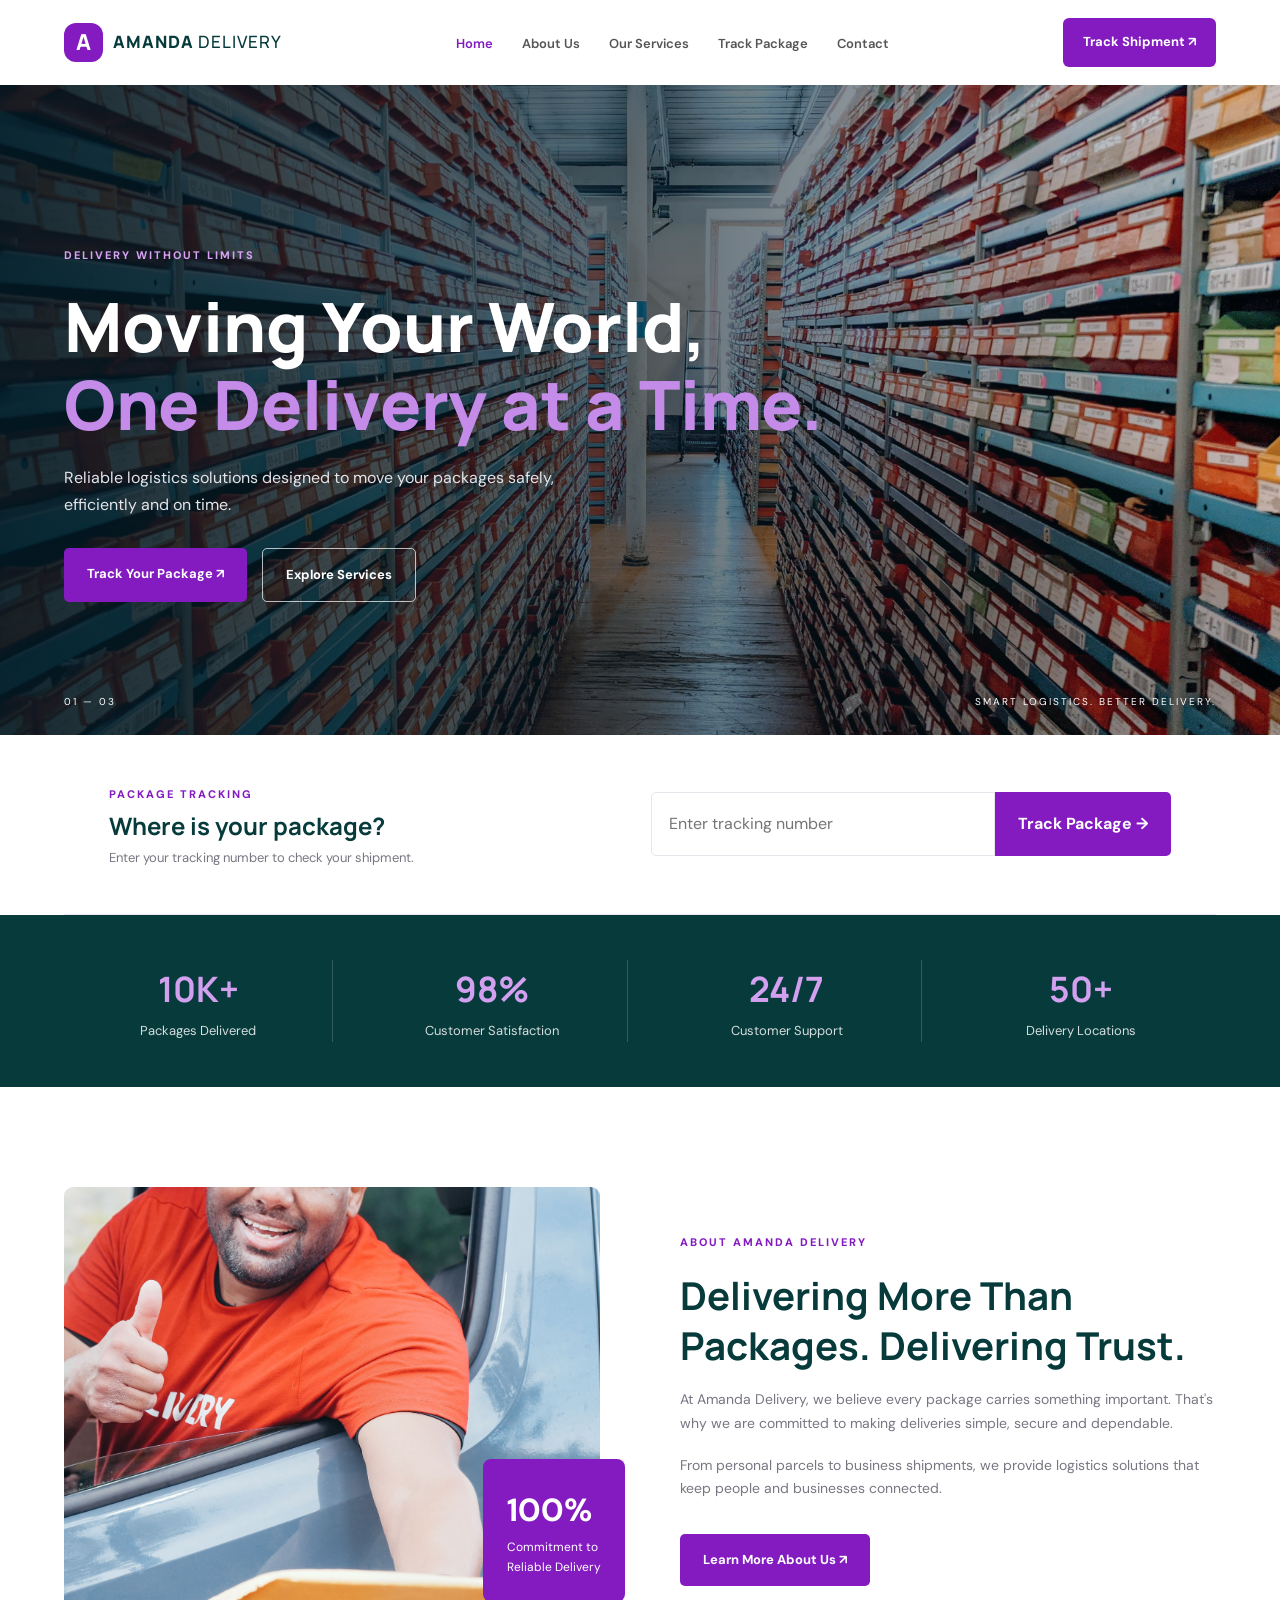
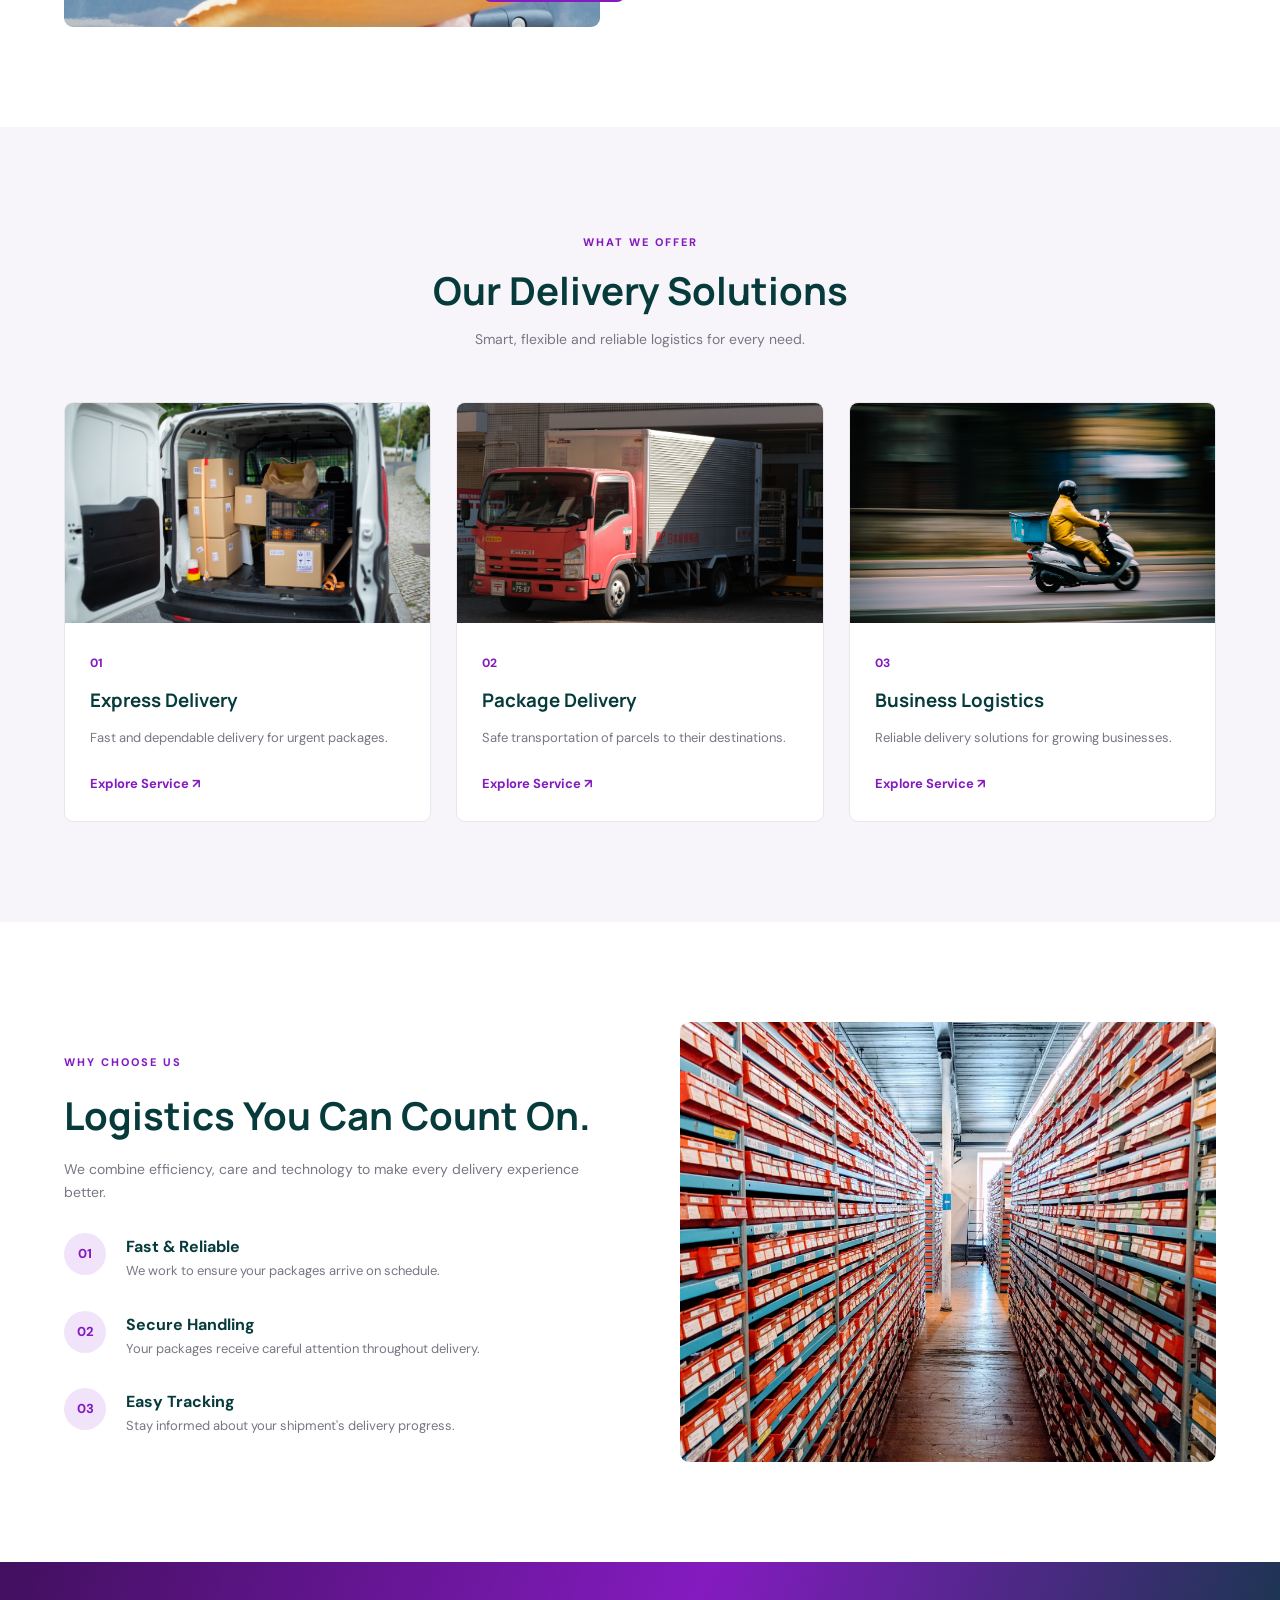
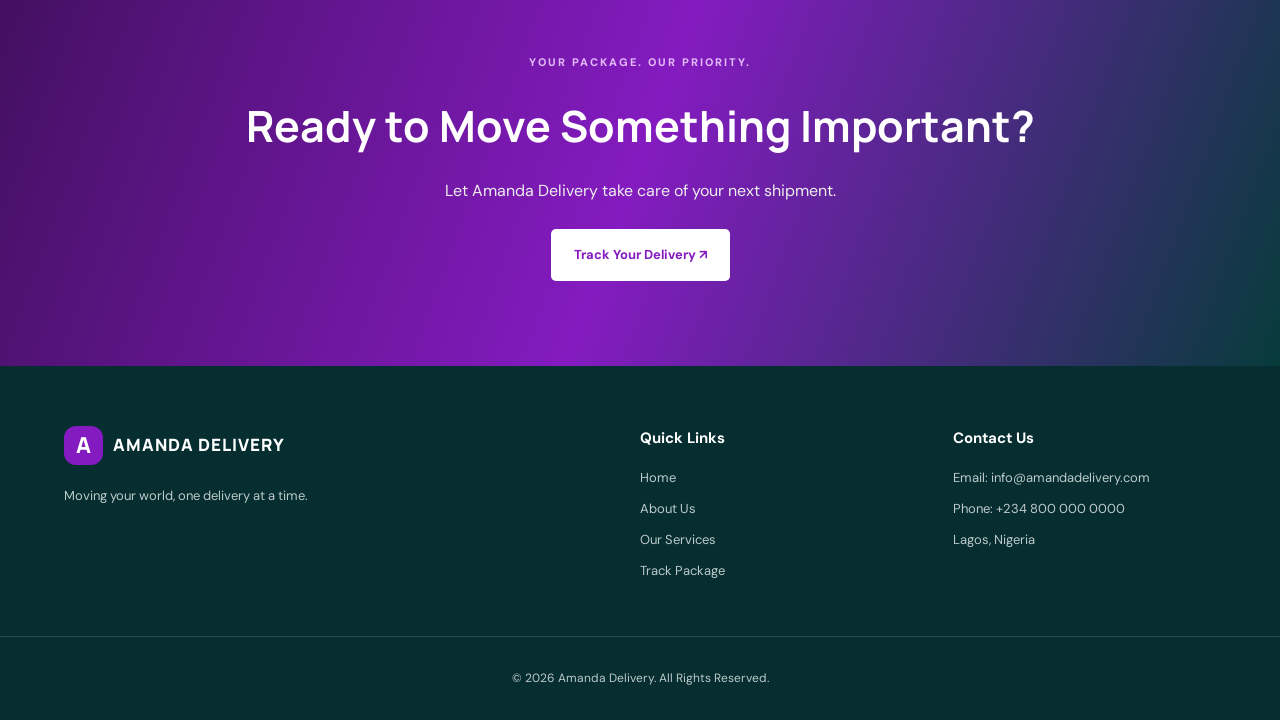
<file: index.html>
<!DOCTYPE html>
<html lang="en">
<head>
    <meta charset="UTF-8">
    <meta name="viewport" content="width=device-width, initial-scale=1.0">
    <meta name="description" content="Amanda Delivery provides fast, secure and reliable delivery and logistics services.">
    <title>Amanda Delivery | Fast & Reliable Logistics</title>
    <link rel="stylesheet" href="style.css">
    <link rel="preconnect" href="https://fonts.googleapis.com">
    <link rel="preconnect" href="https://fonts.gstatic.com" crossorigin>
    <link href="https://fonts.googleapis.com/css2?family=DM+Sans:wght@400;500;600;700;800&family=Manrope:wght@400;500;600;700;800&display=swap" rel="stylesheet">
</head>
<body>

<!-- NAVIGATION -->
<header class="header">
    <nav class="navbar container">
        <a href="index.html" class="logo">
            <span class="logo-icon">A</span>
            <span>AMANDA<span class="logo-light"> DELIVERY</span></span>
        </a>

        <button class="menu-toggle" id="menuToggle" aria-label="Toggle navigation">
            ☰
        </button>

        <ul class="nav-menu" id="navMenu">
            <li><a href="index.html" class="active">Home</a></li>
            <li><a href="#about">About Us</a></li>
            <li><a href="#services">Our Services</a></li>
            <li><a href="tracking.html">Track Package</a></li>
            <li><a href="#contact">Contact</a></li>
        </ul>

        <a href="tracking.html" class="nav-btn">Track Shipment ↗</a>
    </nav>
</header>

<main>

<!-- HERO SLIDER -->
<section class="hero">
    <div class="hero-slider">

        <div class="hero-slide active"
             style="background-image: url('image/warehouse.jpg');">
        </div>

        <div class="hero-slide"
             style="background-image: url('image/ware%203.jpg');">
        </div>

        <div class="hero-slide"
             style="background-image: url('image/delivery%2000.jpg');">
        </div>

    </div>

    <div class="hero-overlay"></div>

    <div class="hero-content container">
        <span class="eyebrow">DELIVERY WITHOUT LIMITS</span>

        <h1>
            Moving Your World,<br>
            <span>One Delivery at a Time.</span>
        </h1>

        <p>
            Reliable logistics solutions designed to move your
            packages safely, efficiently and on time.
        </p>

        <div class="hero-buttons">
            <a href="tracking.html" class="btn-primary">Track Your Package ↗</a>
            <a href="#services" class="btn-outline">Explore Services</a>
        </div>
    </div>

    <!-- <div class="slider-controls">
        <button id="prevSlide" aria-label="Previous slide">←</button>
        <div class="slider-dots" id="sliderDots"></div>
        <button id="nextSlide" aria-label="Next slide">→</button>
    </div> -->

    <div class="hero-bottom">
        <span>01 — 03</span>
        <span>SMART LOGISTICS. BETTER DELIVERY.</span>
    </div>
</section>

<!-- TRACKING QUICK SEARCH -->
<section class="quick-track container">
    <div>
        <span class="section-tag">PACKAGE TRACKING</span>
        <h2>Where is your package?</h2>
        <p>Enter your tracking number to check your shipment.</p>
    </div>

    <form class="quick-track-form" id="quickTrackForm">
        <input type="text" id="quickTrackingNumber"
               placeholder="Enter tracking number" required>
        <button type="submit">Track Package →</button>
    </form>
</section>

<!-- STATISTICS -->
<section class="stats-section">
    <div class="container stats-grid">
        <div class="stat-item">
            <h2>10K+</h2>
            <p>Packages Delivered</p>
        </div>

        <div class="stat-item">
            <h2>98%</h2>
            <p>Customer Satisfaction</p>
        </div>

        <div class="stat-item">
            <h2>24/7</h2>
            <p>Customer Support</p>
        </div>

        <div class="stat-item">
            <h2>50+</h2>
            <p>Delivery Locations</p>
        </div>
    </div>
</section>

<!-- ABOUT -->
<section class="about-section section-padding" id="about">
    <div class="container about-grid">

        <div class="about-image">
            <img src="image/man1.jpg" alt="Professional delivery service">
            <div class="experience-card">
                <strong>100%</strong>
                <span>Commitment to<br>Reliable Delivery</span>
            </div>
        </div>

        <div class="about-content">
            <span class="section-tag">ABOUT AMANDA DELIVERY</span>
            <h2>Delivering More Than Packages. Delivering Trust.</h2>

            <p>
                At Amanda Delivery, we believe every package carries
                something important. That's why we are committed to
                making deliveries simple, secure and dependable.
            </p>

            <p>
                From personal parcels to business shipments, we
                provide logistics solutions that keep people and
                businesses connected.
            </p>

            <a href="#contact" class="btn-primary">Learn More About Us ↗</a>
        </div>

    </div>
</section>

<!-- SERVICES -->
<section class="services-section section-padding" id="services">
    <div class="container">

        <div class="section-heading">
            <span class="section-tag">WHAT WE OFFER</span>
            <h2>Our Delivery Solutions</h2>
            <p>Smart, flexible and reliable logistics for every need.</p>
        </div>

        <div class="services-grid">

            <div class="service-card">
                <div class="service-image">
                    <img src="image/bus2.jpg" alt="Express delivery">
                </div>
                <div class="service-info">
                    <span class="service-number">01</span>
                    <h3>Express Delivery</h3>
                    <p>Fast and dependable delivery for urgent packages.</p>
                    <a href="tracking.html">Explore Service ↗</a>
                </div>
            </div>

            <div class="service-card">
                <div class="service-image">
                    <img src="image/van.jpg" alt="Package delivery">
                </div>
                <div class="service-info">
                    <span class="service-number">02</span>
                    <h3>Package Delivery</h3>
                    <p>Safe transportation of parcels to their destinations.</p>
                    <a href="tracking.html">Explore Service ↗</a>
                </div>
            </div>

            <div class="service-card">
                <div class="service-image">
                    <img src="image/bike.jpg" alt="Logistics service">
                </div>
                <div class="service-info">
                    <span class="service-number">03</span>
                    <h3>Business Logistics</h3>
                    <p>Reliable delivery solutions for growing businesses.</p>
                    <a href="#contact">Explore Service ↗</a>
                </div>
            </div>

        </div>
    </div>
</section>

<!-- WHY CHOOSE US -->
<section class="why-section section-padding">
    <div class="container why-grid">

        <div>
            <span class="section-tag">WHY CHOOSE US</span>
            <h2>Logistics You Can Count On.</h2>
            <p>
                We combine efficiency, care and technology to make
                every delivery experience better.
            </p>

            <div class="feature">
                <span>01</span>
                <div>
                    <h3>Fast & Reliable</h3>
                    <p>We work to ensure your packages arrive on schedule.</p>
                </div>
            </div>

            <div class="feature">
                <span>02</span>
                <div>
                    <h3>Secure Handling</h3>
                    <p>Your packages receive careful attention throughout delivery.</p>
                </div>
            </div>

            <div class="feature">
                <span>03</span>
                <div>
                    <h3>Easy Tracking</h3>
                    <p>Stay informed about your shipment's delivery progress.</p>
                </div>
            </div>
        </div>

        <div class="why-image">
            <img src="image/warehouse.jpg" alt="Logistics operations">
        </div>

    </div>
</section>

<!-- CALL TO ACTION -->
<section class="cta-section">
    <div class="container cta-content">
        <span class="section-tag">YOUR PACKAGE. OUR PRIORITY.</span>
        <h2>Ready to Move Something Important?</h2>
        <p>Let Amanda Delivery take care of your next shipment.</p>
        <a href="tracking.html" class="btn-white">Track Your Delivery ↗</a>
    </div>
</section>

</main>

<!-- FOOTER -->
<footer class="footer" id="contact">
    <div class="container footer-grid">

        <div>
            <a href="index.html" class="logo footer-logo">
                <span class="logo-icon">A</span>
                AMANDA DELIVERY
            </a>
            <p>Moving your world, one delivery at a time.</p>
        </div>

        <div>
            <h3>Quick Links</h3>
            <a href="index.html">Home</a>
            <a href="#about">About Us</a>
            <a href="#services">Our Services</a>
            <a href="tracking.html">Track Package</a>
        </div>

        <div>
            <h3>Contact Us</h3>
            <p>Email: info@amandadelivery.com</p>
            <p>Phone: +234 800 000 0000</p>
            <p>Lagos, Nigeria</p>
        </div>

    </div>

    <div class="footer-bottom">
        <p>© <span id="year"></span> Amanda Delivery. All Rights Reserved.</p>
    </div>
</footer>

<script src="js/script.js"></script>
</body>
</html>
</file>
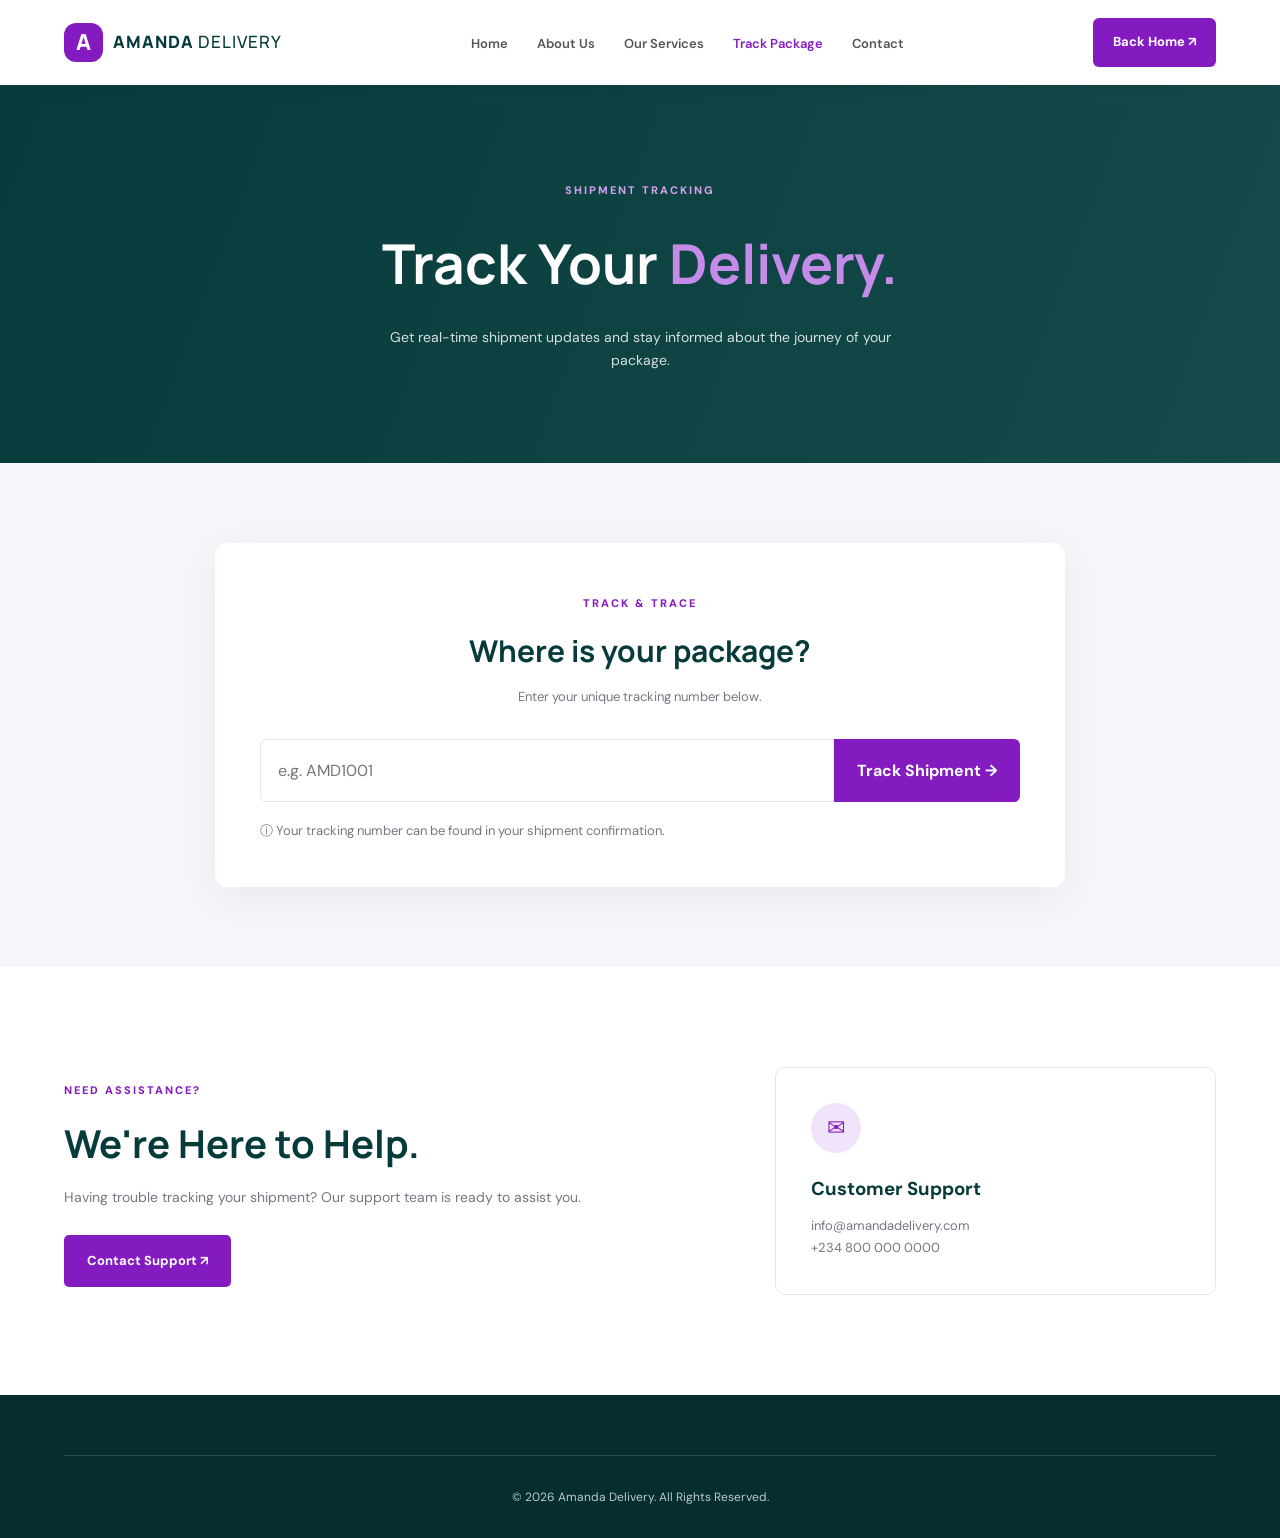
<file: tracking.html>
<!DOCTYPE html>
<html lang="en">
<head>
    <meta charset="UTF-8">
    <meta name="viewport" content="width=device-width, initial-scale=1.0">
    <meta name="description" content="Track your Amanda Delivery shipment online.">
    <title>Track Your Package | Amanda Delivery</title>
    <link rel="stylesheet" href="style.css">
    <link rel="preconnect" href="https://fonts.googleapis.com">
    <link rel="preconnect" href="https://fonts.gstatic.com" crossorigin>
    <link href="https://fonts.googleapis.com/css2?family=DM+Sans:wght@400;500;600;700;800&family=Manrope:wght@400;500;600;700;800&display=swap" rel="stylesheet">
</head>
<body>

<header class="header">
    <nav class="navbar container">
        <a href="index.html" class="logo">
            <span class="logo-icon">A</span>
            <span>AMANDA<span class="logo-light"> DELIVERY</span></span>
        </a>

        <button class="menu-toggle" id="menuToggle" aria-label="Toggle navigation">☰</button>

        <ul class="nav-menu" id="navMenu">
            <li><a href="index.html">Home</a></li>
            <li><a href="index.html#about">About Us</a></li>
            <li><a href="index.html#services">Our Services</a></li>
            <li><a href="tracking.html" class="active">Track Package</a></li>
            <li><a href="index.html#contact">Contact</a></li>
        </ul>

        <a href="index.html" class="nav-btn">Back Home ↗</a>
    </nav>
</header>

<main>

<section class="tracking-hero">
    <div class="container tracking-hero-content">
        <span class="section-tag">SHIPMENT TRACKING</span>
        <h1>Track Your <span>Delivery.</span></h1>
        <p>
            Get real-time shipment updates and stay informed
            about the journey of your package.
        </p>
    </div>
</section>

<section class="tracking-section">
    <div class="container">

        <div class="tracking-box">
            <div class="tracking-box-heading">
                <span class="section-tag">TRACK & TRACE</span>
                <h2>Where is your package?</h2>
                <p>Enter your unique tracking number below.</p>
            </div>

            <form id="trackingForm" class="tracking-form">
                <input
                    type="text"
                    id="trackingNumber"
                    placeholder="e.g. AMD1001"
                    required
                >
                <button type="submit">Track Shipment →</button>
            </form>

            <p class="tracking-hint">
                <span>ⓘ</span> Your tracking number can be found
                in your shipment confirmation.
            </p>

            <div id="trackingResult" class="tracking-result" aria-live="polite"></div>
        </div>

    </div>
</section>

<section class="tracking-help section-padding">
    <div class="container help-grid">
        <div>
            <span class="section-tag">NEED ASSISTANCE?</span>
            <h2>We're Here to Help.</h2>
            <p>
                Having trouble tracking your shipment?
                Our support team is ready to assist you.
            </p>
            <a href="index.html#contact" class="btn-primary">Contact Support ↗</a>
        </div>

        <div class="help-card">
            <div class="help-icon">✉</div>
            <h3>Customer Support</h3>
            <p>info@amandadelivery.com</p>
            <p>+234 800 000 0000</p>
        </div>
    </div>
</section>

</main>

<footer class="footer">
    <div class="container footer-bottom">
        <p>© <span id="year"></span> Amanda Delivery. All Rights Reserved.</p>
    </div>
</footer>

<script src="js/script.js"></script>
</body>
</html>
</file>
<file: style.css>
/* =========================
   AMANDA DELIVERY
   MAIN STYLESHEET
========================= */

:root {
    --purple: #841bc0;
    --purple-dark: #591080;
    --teal: #073b3b;
    --teal-light: #0b5552;
    --white: #ffffff;
    --light: #f7f5fa;
    --text: #252532;
    --muted: #777783;
    --border: #e9e5ed;
}

* {
    margin: 0;
    padding: 0;
    box-sizing: border-box;
}

html {
    scroll-behavior: smooth;
}

body {
    font-family: 'DM Sans', sans-serif;
    color: var(--text);
    line-height: 1.7;
    background: var(--white);
}

img {
    display: block;
    width: 100%;
    object-fit: cover;
}

a {
    text-decoration: none;
    color: inherit;
}

button, input {
    font: inherit;
}

.container {
    width: min(1180px, 90%);
    margin: auto;
}

.section-padding {
    padding: 100px 0;
}

/* NAVIGATION */

.header {
    background: white;
    position: sticky;
    top: 0;
    z-index: 1000;
    box-shadow: 0 2px 20px rgba(0,0,0,0.04);
}

.navbar {
    height: 85px;
    display: flex;
    align-items: center;
    justify-content: space-between;
}

.logo {
    display: flex;
    align-items: center;
    gap: 10px;
    font-family: 'Manrope', sans-serif;
    font-size: 17px;
    font-weight: 800;
    color: var(--teal);
    letter-spacing: 1px;
}

.logo-icon {
    background: var(--purple);
    color: white;
    width: 39px;
    height: 39px;
    border-radius: 12px;
    display: grid;
    place-items: center;
    font-size: 22px;
}

.logo-light {
    font-weight: 500;
}

.nav-menu {
    display: flex;
    align-items: center;
    list-style: none;
    gap: 29px;
}

.nav-menu a {
    color: #555;
    font-size: 13px;
    font-weight: 600;
    transition: .3s;
}

.nav-menu a:hover,
.nav-menu a.active {
    color: var(--purple);
}

.nav-btn {
    background: var(--purple);
    color: white;
    padding: 13px 20px;
    border-radius: 6px;
    font-size: 13px;
    font-weight: 700;
    transition: .3s;
}

.nav-btn:hover,
.btn-primary:hover {
    background: var(--purple-dark);
    transform: translateY(-2px);
}

.menu-toggle {
    display: none;
    background: none;
    border: none;
    font-size: 26px;
    cursor: pointer;
    color: var(--teal);
}

/* HERO SLIDER */

.hero {
    height: 650px;
    position: relative;
    overflow: hidden;
    background: var(--teal);
}

.hero-slider,
.hero-slide,
.hero-overlay {
    position: absolute;
    inset: 0;
}

.hero-slide {
    background-size: cover;
    background-position: center;
    opacity: 0;
    transition: opacity 1s ease;
    transform: scale(1.03);
}

.hero-slide.active {
    opacity: 1;
    animation: zoomSlide 6s linear;
}

@keyframes zoomSlide {
    from { transform: scale(1.03); }
    to { transform: scale(1.13); }
}

.hero-overlay {
    background: linear-gradient(
        90deg,
        rgba(3,25,35,.91),
        rgba(3,25,35,.62),
        rgba(3,25,35,.15)
    );
    z-index: 1;
}

.hero-content {
    position: relative;
    z-index: 2;
    padding-top: 155px;
    color: white;
}

.eyebrow,
.section-tag {
    color: var(--purple);
    font-size: 11px;
    font-weight: 800;
    letter-spacing: 2px;
}

.eyebrow {
    color: #d7a2f3;
}

.hero h1 {
    font-family: 'Manrope', sans-serif;
    font-size: clamp(38px, 5.5vw, 68px);
    line-height: 1.15;
    margin: 20px 0;
    font-weight: 800;
}

.hero h1 span {
    color: #c58be9;
}

.hero-content p {
    max-width: 520px;
    color: #e4e4e9;
    font-size: 16px;
    margin-bottom: 30px;
}

.hero-buttons {
    display: flex;
    gap: 15px;
    flex-wrap: wrap;
}

.btn-primary,
.btn-outline,
.btn-white {
    display: inline-block;
    padding: 15px 23px;
    border-radius: 5px;
    font-size: 13px;
    font-weight: 700;
    transition: .3s;
}

.btn-primary {
    background: var(--purple);
    color: white;
}

.btn-outline {
    border: 1px solid rgba(255,255,255,.7);
    color: white;
}

.btn-outline:hover {
    background: white;
    color: var(--teal);
}

.slider-controls {
    position: absolute;
    z-index: 3;
    bottom: 70px;
    right: 5%;
    display: flex;
    align-items: center;
    gap: 15px;
}

.slider-controls button {
    width: 39px;
    height: 39px;
    border-radius: 50%;
    border: 1px solid white;
    background: transparent;
    color: white;
    cursor: pointer;
}

.slider-dots {
    display: flex;
    gap: 8px;
}

.slider-dot {
    width: 9px;
    height: 9px;
    background: #aaa;
    border-radius: 50%;
    border: none;
    cursor: pointer;
}

.slider-dot.active {
    background: #c58be9;
    width: 25px;
    border-radius: 10px;
}

.hero-bottom {
    position: absolute;
    bottom: 25px;
    left: 5%;
    right: 5%;
    z-index: 3;
    display: flex;
    justify-content: space-between;
    color: white;
    font-size: 10px;
    letter-spacing: 2px;
}

/* QUICK TRACK */

.quick-track {
    background: white;
    padding: 45px;
    margin-top: -1px;
    display: flex;
    justify-content: space-between;
    align-items: center;
    gap: 30px;
    border-bottom: 1px solid var(--border);
}

.quick-track h2 {
    font-family: 'Manrope', sans-serif;
    font-size: 24px;
    color: var(--teal);
}

.quick-track p {
    font-size: 13px;
    color: var(--muted);
}

.quick-track-form {
    display: flex;
    flex: 1;
    max-width: 520px;
}

.quick-track-form input,
.tracking-form input {
    flex: 1;
    min-width: 0;
    padding: 17px;
    border: 1px solid var(--border);
    outline: none;
    border-radius: 5px 0 0 5px;
}

.quick-track-form input:focus,
.tracking-form input:focus {
    border-color: var(--purple);
}

.quick-track-form button,
.tracking-form button {
    background: var(--purple);
    border: none;
    color: white;
    padding: 0 23px;
    border-radius: 0 5px 5px 0;
    cursor: pointer;
    font-weight: 700;
}

/* STATS */

.stats-section {
    background: var(--teal);
    color: white;
    padding: 45px 0;
}

.stats-grid {
    display: grid;
    grid-template-columns: repeat(4, 1fr);
    gap: 25px;
    text-align: center;
}

.stat-item {
    border-right: 1px solid rgba(255,255,255,.18);
}

.stat-item:last-child {
    border: none;
}

.stat-item h2 {
    font-family: 'Manrope', sans-serif;
    font-size: 35px;
    color: #d2a0ef;
}

.stat-item p {
    color: #d6dddd;
    font-size: 13px;
}

/* ABOUT */

.about-grid,
.why-grid {
    display: grid;
    grid-template-columns: 1fr 1fr;
    gap: 80px;
    align-items: center;
}

.about-image,
.why-image {
    position: relative;
}

.about-image img,
.why-image img {
    height: 440px;
    border-radius: 9px;
}

.experience-card {
    position: absolute;
    bottom: 25px;
    right: -25px;
    background: var(--purple);
    color: white;
    padding: 24px;
    border-radius: 8px;
    display: flex;
    flex-direction: column;
}

.experience-card strong {
    font-size: 32px;
}

.experience-card span {
    font-size: 12px;
}

.about-content h2,
.why-grid h2,
.section-heading h2,
.tracking-help h2 {
    font-family: 'Manrope', sans-serif;
    color: var(--teal);
    font-size: clamp(28px, 3vw, 40px);
    line-height: 1.3;
    margin: 17px 0;
}

.about-content p,
.why-grid > div > p {
    color: var(--muted);
    font-size: 14px;
    margin-bottom: 18px;
}

.about-content .btn-primary {
    margin-top: 15px;
}

/* SERVICES */

.services-section {
    background: var(--light);
}

.section-heading {
    text-align: center;
    margin-bottom: 50px;
}

.section-heading h2 {
    margin: 12px 0;
}

.section-heading p {
    color: var(--muted);
    font-size: 14px;
}

.services-grid {
    display: grid;
    grid-template-columns: repeat(3, 1fr);
    gap: 25px;
}

.service-card {
    background: white;
    border-radius: 9px;
    overflow: hidden;
    transition: .3s;
    border: 1px solid var(--border);
}

.service-card:hover {
    transform: translateY(-8px);
    box-shadow: 0 15px 35px rgba(0,0,0,.08);
}

.service-image img {
    height: 220px;
    transition: .4s;
}

.service-card:hover img {
    transform: scale(1.04);
}

.service-image {
    overflow: hidden;
}

.service-info {
    padding: 25px;
}

.service-number {
    color: var(--purple);
    font-size: 12px;
    font-weight: 800;
}

.service-info h3 {
    font-family: 'Manrope', sans-serif;
    margin: 10px 0;
    color: var(--teal);
}

.service-info p {
    font-size: 13px;
    color: var(--muted);
    margin-bottom: 20px;
}

.service-info a {
    color: var(--purple);
    font-size: 13px;
    font-weight: 700;
}

/* WHY CHOOSE US */

.feature {
    display: flex;
    gap: 20px;
    margin-top: 28px;
}

.feature > span {
    background: #f1e4fa;
    color: var(--purple);
    min-width: 42px;
    height: 42px;
    display: grid;
    place-items: center;
    border-radius: 50%;
    font-weight: 800;
    font-size: 13px;
}

.feature h3 {
    font-size: 16px;
    color: var(--teal);
}

.feature p {
    color: var(--muted);
    font-size: 13px;
}

/* CTA */

.cta-section {
    padding: 85px 0;
    background: linear-gradient(110deg, #42105f, #841bc0, #073b3b);
    color: white;
    text-align: center;
}

.cta-content h2 {
    font-family: 'Manrope', sans-serif;
    font-size: clamp(27px, 4vw, 43px);
    margin: 15px 0;
}

.cta-content p {
    color: #eee;
    margin-bottom: 25px;
}

.cta-section .section-tag {
    color: #e3baf9;
}

.btn-white {
    background: white;
    color: var(--purple);
}

/* FOOTER */

.footer {
    background: #062d30;
    color: white;
    padding-top: 60px;
}

.footer-grid {
    display: grid;
    grid-template-columns: 2fr 1fr 1fr;
    gap: 50px;
    padding-bottom: 45px;
}

.footer-logo {
    color: white;
    margin-bottom: 20px;
}

.footer p,
.footer a:not(.logo) {
    color: #bdcaca;
    font-size: 13px;
    display: block;
    margin: 9px 0;
}

.footer h3 {
    font-size: 15px;
    margin-bottom: 15px;
}

.footer-bottom {
    border-top: 1px solid rgba(255,255,255,.15);
    text-align: center;
    padding: 22px 0;
}

.footer-bottom p {
    font-size: 12px;
}

/* TRACKING PAGE */

.tracking-hero {
    background: linear-gradient(110deg, #073b3b, #154b4a);
    color: white;
    padding: 90px 0;
    text-align: center;
}

.tracking-hero .section-tag {
    color: #d2a0ef;
}

.tracking-hero h1 {
    font-family: 'Manrope', sans-serif;
    font-size: clamp(36px, 5vw, 55px);
    margin: 15px 0;
}

.tracking-hero h1 span {
    color: #c58be9;
}

.tracking-hero p {
    color: #d5e0df;
    font-size: 14px;
    max-width: 550px;
    margin: auto;
}

.tracking-section {
    padding: 80px 0;
    background: var(--light);
}

.tracking-box {
    background: white;
    max-width: 850px;
    margin: auto;
    padding: 45px;
    border-radius: 12px;
    box-shadow: 0 10px 40px rgba(0,0,0,.05);
}

.tracking-box-heading {
    text-align: center;
}

.tracking-box-heading h2 {
    font-family: 'Manrope', sans-serif;
    color: var(--teal);
    font-size: 30px;
    margin: 10px 0;
}

.tracking-box-heading p,
.tracking-hint {
    color: var(--muted);
    font-size: 13px;
}

.tracking-form {
    display: flex;
    margin-top: 30px;
}

.tracking-form input {
    border-radius: 6px 0 0 6px;
}

.tracking-form button {
    border-radius: 0 6px 6px 0;
}

.tracking-hint {
    margin-top: 18px;
}

/* TRACKING RESULTS */

.tracking-result {
    display: none;
    margin-top: 35px;
    border-top: 1px solid var(--border);
    padding-top: 30px;
}

.tracking-result.show {
    display: block;
}

.result-header {
    display: flex;
    justify-content: space-between;
    gap: 15px;
    flex-wrap: wrap;
    margin-bottom: 25px;
}

.result-header h3 {
    color: var(--teal);
    font-size: 19px;
}

.status-badge {
    background: #e8f7ed;
    color: #168044;
    padding: 7px 13px;
    border-radius: 20px;
    font-size: 11px;
    font-weight: 800;
}

.package-info {
    background: var(--light);
    padding: 22px;
    border-radius: 8px;
    display: grid;
    grid-template-columns: repeat(2, 1fr);
    gap: 20px;
    margin-bottom: 30px;
}

.package-info small {
    color: var(--muted);
    display: block;
    font-size: 11px;
}

.package-info strong {
    color: var(--teal);
    font-size: 14px;
}

.timeline {
    position: relative;
    padding-left: 35px;
}

.timeline-item {
    position: relative;
    padding-bottom: 30px;
    border-left: 2px solid var(--border);
    padding-left: 25px;
}

.timeline-item:last-child {
    border-left-color: transparent;
}

.timeline-item::before {
    content: "";
    position: absolute;
    left: -9px;
    top: 0;
    width: 15px;
    height: 15px;
    border-radius: 50%;
    background: #d6d2dc;
    border: 2px solid white;
    box-shadow: 0 0 0 1px #d6d2dc;
}

.timeline-item.completed::before {
    background: var(--purple);
    box-shadow: 0 0 0 1px var(--purple);
}

.timeline-item h4 {
    font-size: 14px;
    color: var(--teal);
}

.timeline-item p {
    font-size: 12px;
    color: var(--muted);
}

.error-message {
    background: #fff0f0;
    color: #bd2929;
    padding: 15px;
    border-radius: 6px;
    font-size: 13px;
    margin-top: 20px;
}

/* HELP SECTION */

.help-grid {
    display: grid;
    grid-template-columns: 1.5fr 1fr;
    gap: 50px;
    align-items: center;
}

.help-grid > div:first-child p {
    color: var(--muted);
    font-size: 14px;
    margin-bottom: 25px;
}

.help-card {
    padding: 35px;
    border: 1px solid var(--border);
    border-radius: 10px;
}

.help-icon {
    background: #f1e4fa;
    color: var(--purple);
    width: 50px;
    height: 50px;
    display: grid;
    place-items: center;
    border-radius: 50%;
    font-size: 22px;
    margin-bottom: 20px;
}

.help-card h3 {
    color: var(--teal);
    margin-bottom: 10px;
}

.help-card p {
    color: var(--muted);
    font-size: 13px;
}

/* RESPONSIVE DESIGN */

@media (max-width: 900px) {

    .nav-menu {
        gap: 15px;
    }

    .nav-btn {
        display: none;
    }

    .about-grid,
    .why-grid {
        gap: 40px;
    }

    .quick-track {
        flex-direction: column;
        align-items: stretch;
    }

    .quick-track-form {
        max-width: none;
    }
}

@media (max-width: 700px) {

    .navbar {
        height: 72px;
    }

    .logo {
        font-size: 14px;
    }

    .menu-toggle {
        display: block;
    }

    .nav-menu {
        display: none;
        position: absolute;
        top: 72px;
        left: 0;
        width: 100%;
        background: white;
        flex-direction: column;
        align-items: flex-start;
        padding: 25px 5%;
        gap: 20px;
        box-shadow: 0 10px 20px rgba(0,0,0,.08);
    }

    .nav-menu.show {
        display: flex;
    }

    .hero {
        height: 570px;
    }

    .hero-content {
        padding-top: 125px;
    }

    .hero h1 {
        font-size: 39px;
    }

    .hero-content p {
        font-size: 14px;
    }

    .hero-bottom {
        font-size: 8px;
    }

    .slider-controls {
        bottom: 65px;
    }

    .quick-track {
        padding: 35px 5%;
    }

    .quick-track-form {
        flex-direction: column;
        gap: 10px;
    }

    .quick-track-form input,
    .quick-track-form button {
        width: 100%;
        padding: 15px;
        border-radius: 5px;
    }

    .stats-grid {
        grid-template-columns: repeat(2, 1fr);
        row-gap: 30px;
    }

    .stat-item:nth-child(2) {
        border: none;
    }

    .about-grid,
    .why-grid,
    .help-grid {
        grid-template-columns: 1fr;
    }

    .about-image img,
    .why-image img {
        height: 330px;
    }

    .experience-card {
        right: 10px;
    }

    .services-grid {
        grid-template-columns: 1fr;
    }

    .section-padding {
        padding: 70px 0;
    }

    .footer-grid {
        grid-template-columns: 1fr;
        gap: 30px;
    }

    .tracking-box {
        padding: 25px 18px;
    }

    .tracking-form {
        flex-direction: column;
        gap: 10px;
    }

    .tracking-form input,
    .tracking-form button {
        padding: 15px;
        border-radius: 5px;
    }

    .package-info {
        grid-template-columns: 1fr;
    }

    .tracking-hero {
        padding: 75px 0;
    }
}

@media (max-width: 380px) {
    .hero h1 {
        font-size: 33px;
    }

    .hero-buttons {
        flex-direction: column;
        align-items: flex-start;
    }
}
</file>
